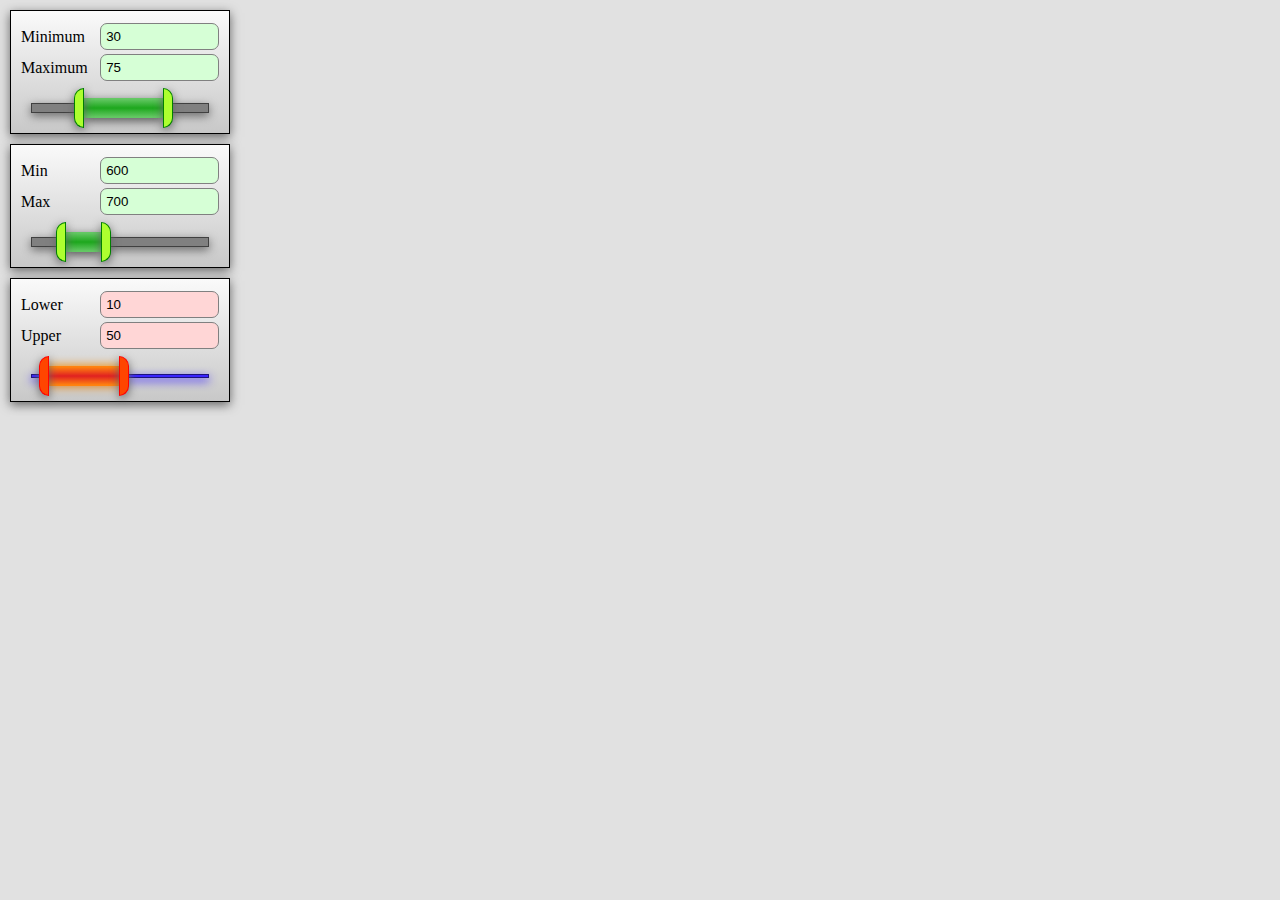
<file: dual-slider/index.html>
<!DOCTYPE html>
<html lang="en">

<head>
  <link rel="stylesheet" href="css/style.css">
  <meta charset="UTF-8">
  <meta http-equiv="X-UA-Compatible" content="IE=edge">
  <meta name="viewport" content="width=device-width, initial-scale=1.0, user-scalable=no">
  <title>Slider</title>
</head>

<body>
  <div class="wrapper">
    <div class="content">
      <form action="">
        <div class="dual-slider" data-min="0" data-max="100" data-lower="30" data-upper="75" data-min-label="Minimum"
          data-max-label="Maximum" data-name="range1"></div>
        <div class="dual-slider" data-min="500" data-max="1000" data-lower="600" data-upper="700" data-min-label="Min"
          data-max-label="Max" data-name="range2"></div>
        <div class="dual-slider slider-red" data-min="0" data-max="100" data-lower="10" data-upper="50"
          data-min-label="Lower" data-max-label="Upper" data-name="range3"></div>
      </form>
    </div>
  </div>
  <script src="js/dual-slider.js"></script>
</body>

</html>
</file>
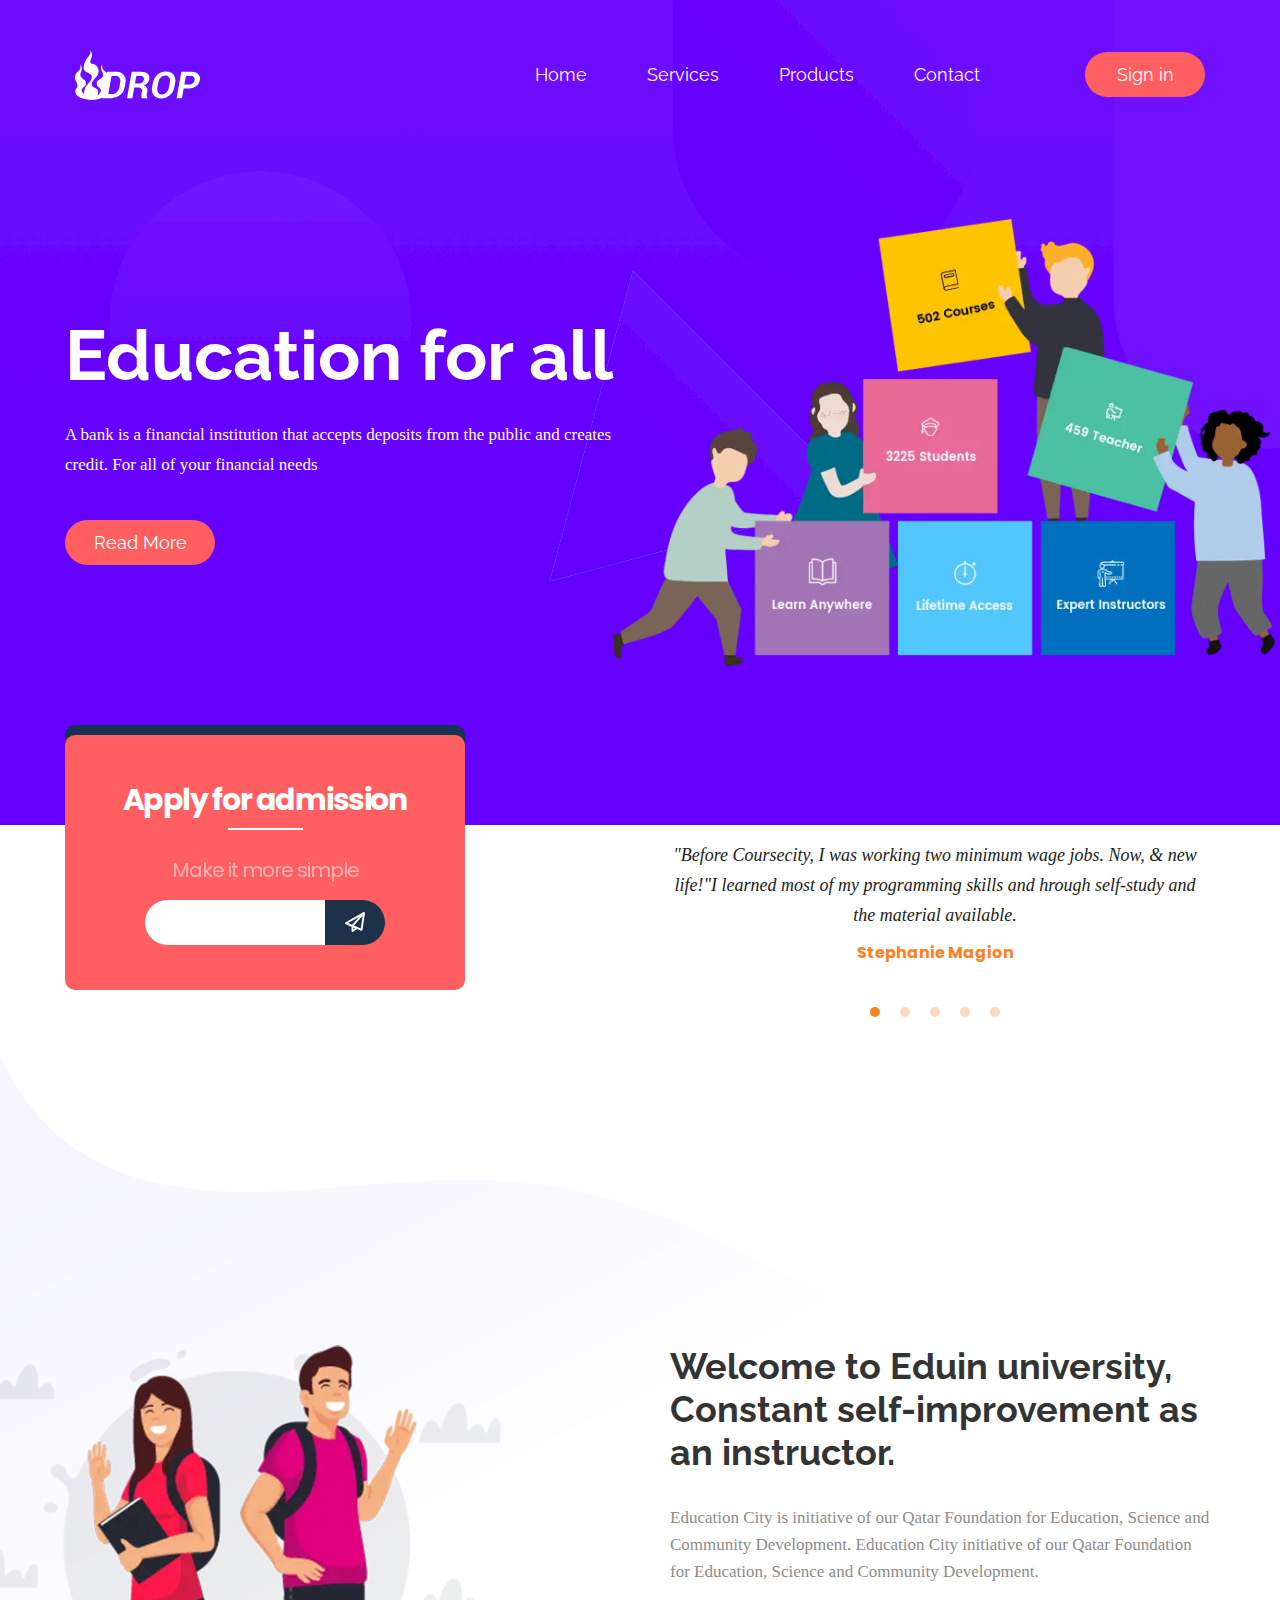
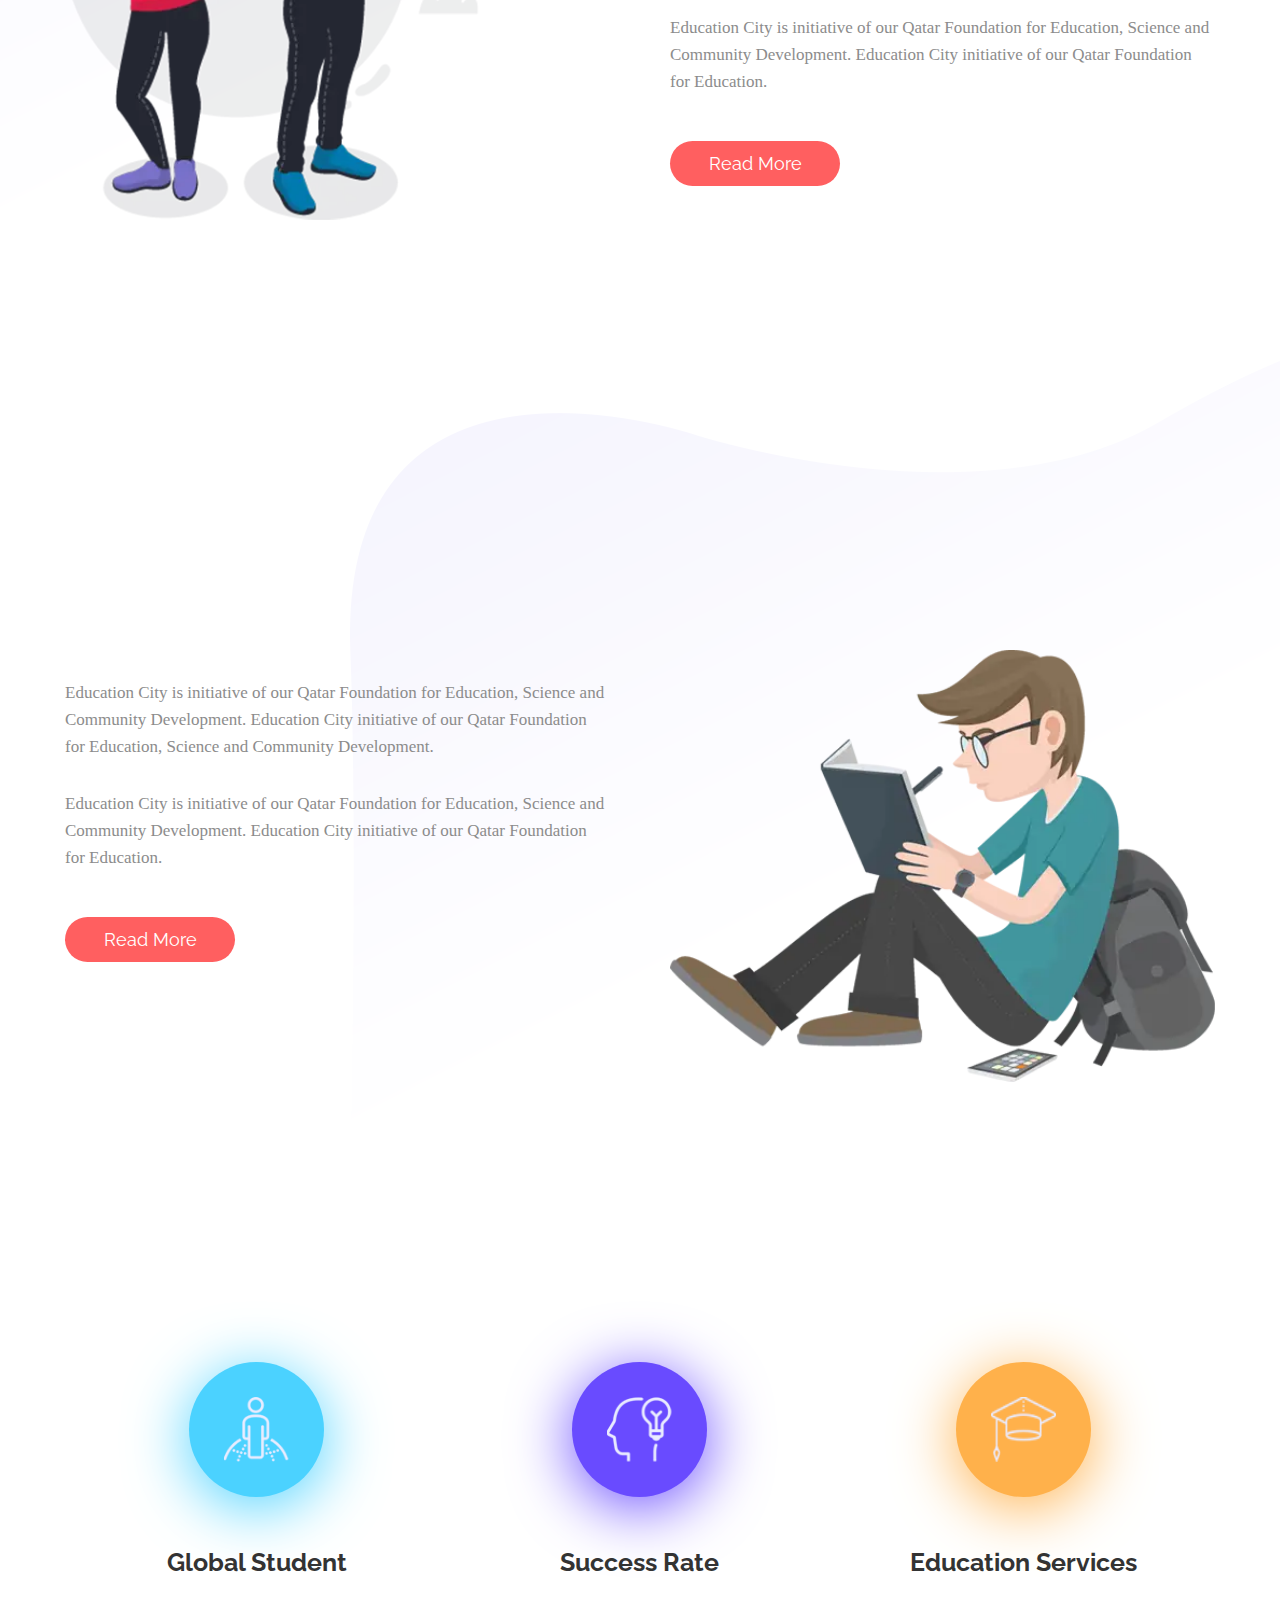
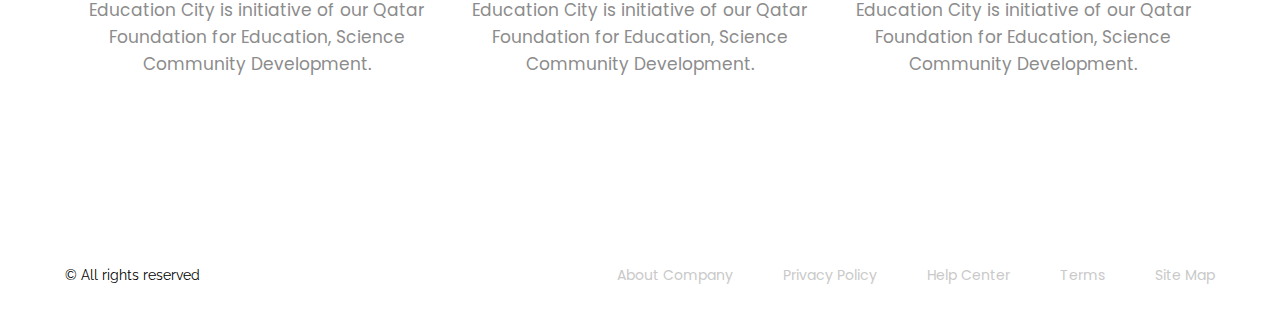
<file: Education/index.html>
<!DOCTYPE html><html lang="en"><head>  <link rel="preconnect" href="https://fonts.googleapis.com">  <link rel="preconnect" href="https://fonts.gstatic.com" crossorigin>  <link href="https://fonts.googleapis.com/css2?family=Poppins:wght@400;700&family=Raleway:wght@400;500&display=swap"    rel="stylesheet">  <meta charset="UTF-8">  <meta http-equiv="X-UA-Compatible" content="IE=edge">  <meta name="viewport" content="width=device-width, initial-scale=1.0, user-scalable=no">  <title>Gulp</title>  <link rel="stylesheet" href="css/style.min.css"></head><body>  <div class="wrapper">    <div class="content">      <header class="header">  <div class="container">    <div class="mobile-menu__list"></div>    <div class="header-content">      <div class="mobile-menu__icon">        <span></span>        <span></span>        <span></span>      </div>      <a href="" class="header-logo"><picture><source srcset="img/logo.svg" type="image/webp"><img src="img/logo.svg" alt=""></picture></a>      <nav class="header-menu">        <ul class="header-menu__list">          <li><a href="" class="header-menu__item">Home</a></li>          <li><a href="" class="header-menu__item">Services</a></li>          <li><a href="" class="header-menu__item">Products</a></li>          <li><a href="" class="header-menu__item">Contact</a></li>        </ul>      </nav>      <a href="" class="header__signin btn">Sign in</a>    </div>  </div></header>      <main class="main">        <section class="education">          <div class="container">            <div class="education-block">              <div class="education-block__content">                <h1 class="education-block__title">Education for all</h1>                <p class="education-block__text">A bank is a financial institution that accepts deposits from the                  public and creates credit. For all of your financial needs </p>                <a href="" class="education-content__button btn">Read More</a>              </div>              <div class="education-block__image">                <picture><source srcset="img/build.webp" type="image/webp"><img src="img/build.png" alt="education building"></picture>              </div>            </div>          </div>        </section>        <section class="mail">          <div class="container">            <div class="mail__content">              <form action="" class="mail__form">                <h2 class="mail-form__title">Apply for admission</h2>                <p class="mail-form__text">Make it more simple</p>                <label for="email" class="visually-hidden">Enter your email</label>                <div class="mail-form__send">                  <input type="email" name="email" id="email">                  <button type="submit"><picture><source srcset="img/icons/send.svg" type="image/webp"><img src="img/icons/send.svg" alt=""></picture></button>                </div>              </form>              <div class="mail__slogan">                <div class="mail-slogan__slider">                  <div class="mail-slogan__slide">                    <p class="mail-slogan__text">"Before Coursecity, I was working two minimum wage jobs. Now, & new                      life!"I learned most of my programming skills and                      hrough self-study and the material available.</p>                    <span class="mail-slogan__author">Stephanie Magion</span>                  </div>                  <div class="mail-slogan__slide">                    <p class="mail-slogan__text">Lorem ipsum dolor sit amet consectetur, adipisicing elit. Praesentium                      ipsum autem quod, sed corporis, accusantium reiciendis atque iste mollitia, veritatis quam                      dolorem! Doloremque.</p>                    <span class="mail-slogan__author">Stephanie Magion</span>                  </div>                  <div class="mail-slogan__slide">                    <p class="mail-slogan__text">Lorem ipsum, dolor sit amet consectetur adipisicing elit. Earum sunt                      enim animi ea molestias odit quia a, in reiciendis suscipit.</p>                    <span class="mail-slogan__author">Stephanie Magion</span>                  </div>                  <div class="mail-slogan__slide">                    <p class="mail-slogan__text">"Before Coursecity, I was working two minimum wage jobs. Now, & new                      life!"I learned most of my programming skills and                      hrough self-study and the material available.</p>                    <span class="mail-slogan__author">Stephanie Magion</span>                  </div>                  <div class="mail-slogan__slide">                    <p class="mail-slogan__text">Nihil et unde, temporibus autem illum voluptatibus laboriosam                      voluptatum accusamus animi nostrum sunt placeat dicta? Accusantium aliquam nulla corporis mollitia                      autem.</p>                    <span class="mail-slogan__author">Stephanie Magion</span>                  </div>                </div>              </div>            </div>          </div>        </section>        <section class="welcome">          <div class="container">            <div class="welcome-block">              <div class="welcome-block__image">                <picture><source srcset="img/people.webp" type="image/webp"><img src="img/people.png" alt="welcome"></picture>              </div>              <div class="welcome-block__content">                <h2 class="welcome-block__title">Welcome to Eduin university,                  Constant self-improvement                  as an instructor.</h2>                <p class="welcome-block__text">Education City is initiative of our Qatar Foundation for Education,                  Science and Community Development. Education City initiative of our Qatar Foundation for Education,                  Science and Community Development.</p>                <p class="welcome-block__text">                  Education City is initiative of our Qatar Foundation for Education, Science and Community Development.                  Education City initiative of our Qatar Foundation for Education.</p>                <a href="" class="welcome-content__button btn">Read More</a>              </div>            </div>          </div>        </section>        <section class="welcome-second">          <div class="container">            <div class="welcome-block welcome-block--alt">              <div class="welcome-block__image--alt">                <picture><source srcset="img/sitting.webp" type="image/webp"><img src="img/sitting.png" alt="welcome"></picture>              </div>              <div class="welcome-block__content">                <p class="welcome-block__text">Education City is initiative of our Qatar Foundation for Education,                  Science and Community Development. Education City initiative of our Qatar Foundation for Education,                  Science and Community Development.</p>                <p class="welcome-block__text">                  Education City is initiative of our Qatar Foundation for Education, Science and Community Development.                  Education City initiative of our Qatar Foundation for Education.</p>                <a href="" class="welcome-content__button btn">Read More</a>              </div>            </div>          </div>        </section>        <section class="features">          <div class="container">            <div class="features-block">              <div class="features__item">                <div class="features-item__image features-item__image--1">                  <picture><source srcset="img/icons/global-citizen-100.webp" type="image/webp"><img src="img/icons/global-citizen-100.png" alt="welcome"></picture>                </div>                <h2 class="features-item__title">Global Student</h2>                <p class="features-item__text">Education City is initiative of our Qatar Foundation for Education,                  Science Community Development. </p>              </div>              <div class="features__item">                <div class="features-item__image features-item__image--2">                  <picture><source srcset="img/icons/brainstorm-skill-100.webp" type="image/webp"><img src="img/icons/brainstorm-skill-100.png" alt="welcome"></picture>                </div>                <h2 class="features-item__title">Success Rate</h2>                <p class="features-item__text">Education City is initiative of our Qatar Foundation for Education,                  Science Community Development. </p>              </div>              <div class="features__item">                <div class="features-item__image features-item__image--3">                  <picture><source srcset="img/icons/graduation-cap-80.webp" type="image/webp"><img src="img/icons/graduation-cap-80.png" alt="welcome"></picture>                </div>                <h2 class="features-item__title">Education Services</h2>                <p class="features-item__text">Education City is initiative of our Qatar Foundation for Education,                  Science Community Development. </p>              </div>            </div>          </div>        </section>      </main>      <footer class="footer">  <div class="container">    <div class="footer__content">      <div class="footer__copyright">&copy; All rights reserved</div>      <ul class="footer__menu">        <li><a href="" class="footer__item">About Company</a></li>        <li><a href="" class="footer__item">Privacy Policy</a></li>        <li><a href="" class="footer__item">Help Center</a></li>        <li><a href="" class="footer__item">Terms</a></li>        <li><a href="" class="footer__item">Site Map</a></li>      </ul>    </div>  </div></footer>    </div>  </div>  <script src="https://code.jquery.com/jquery-3.4.1.min.js"></script>  <script src="js/slick.min.js"></script>  <script src="js/script.min.js"></script></body></html>
</file>
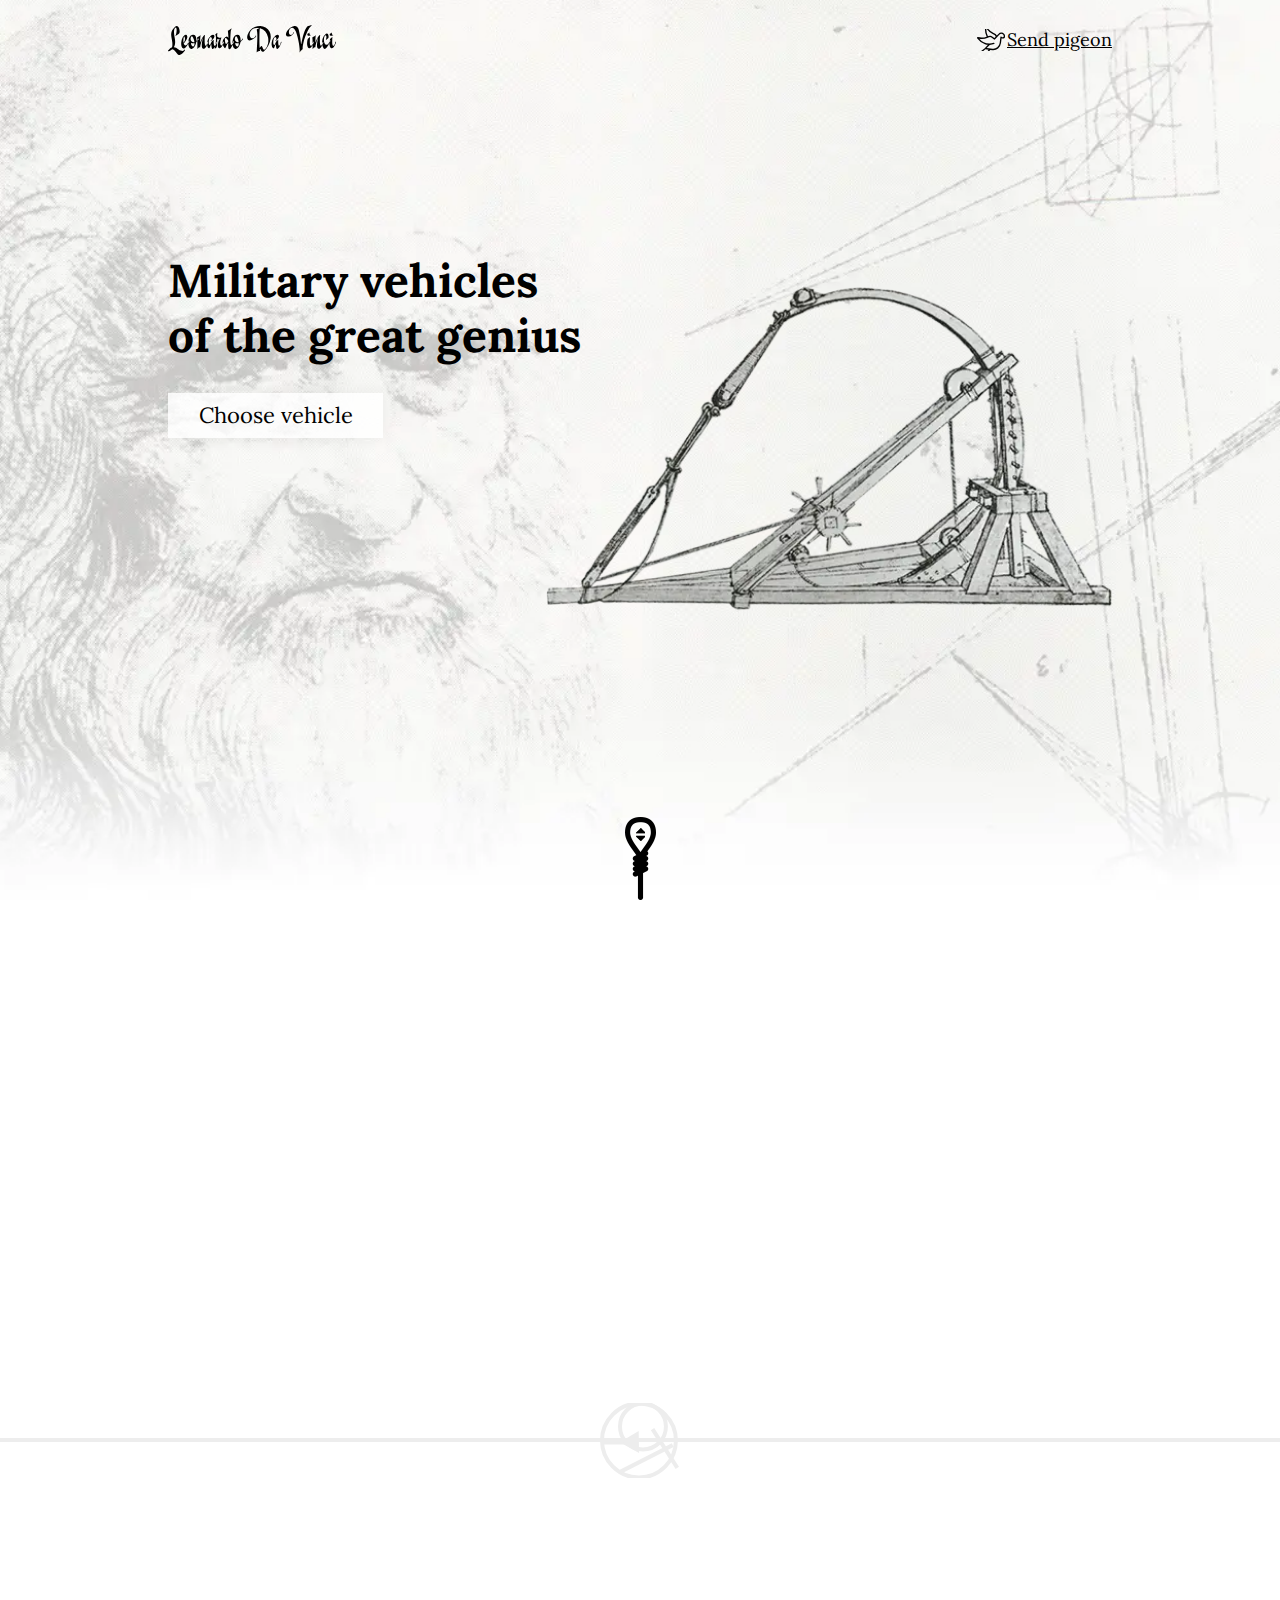
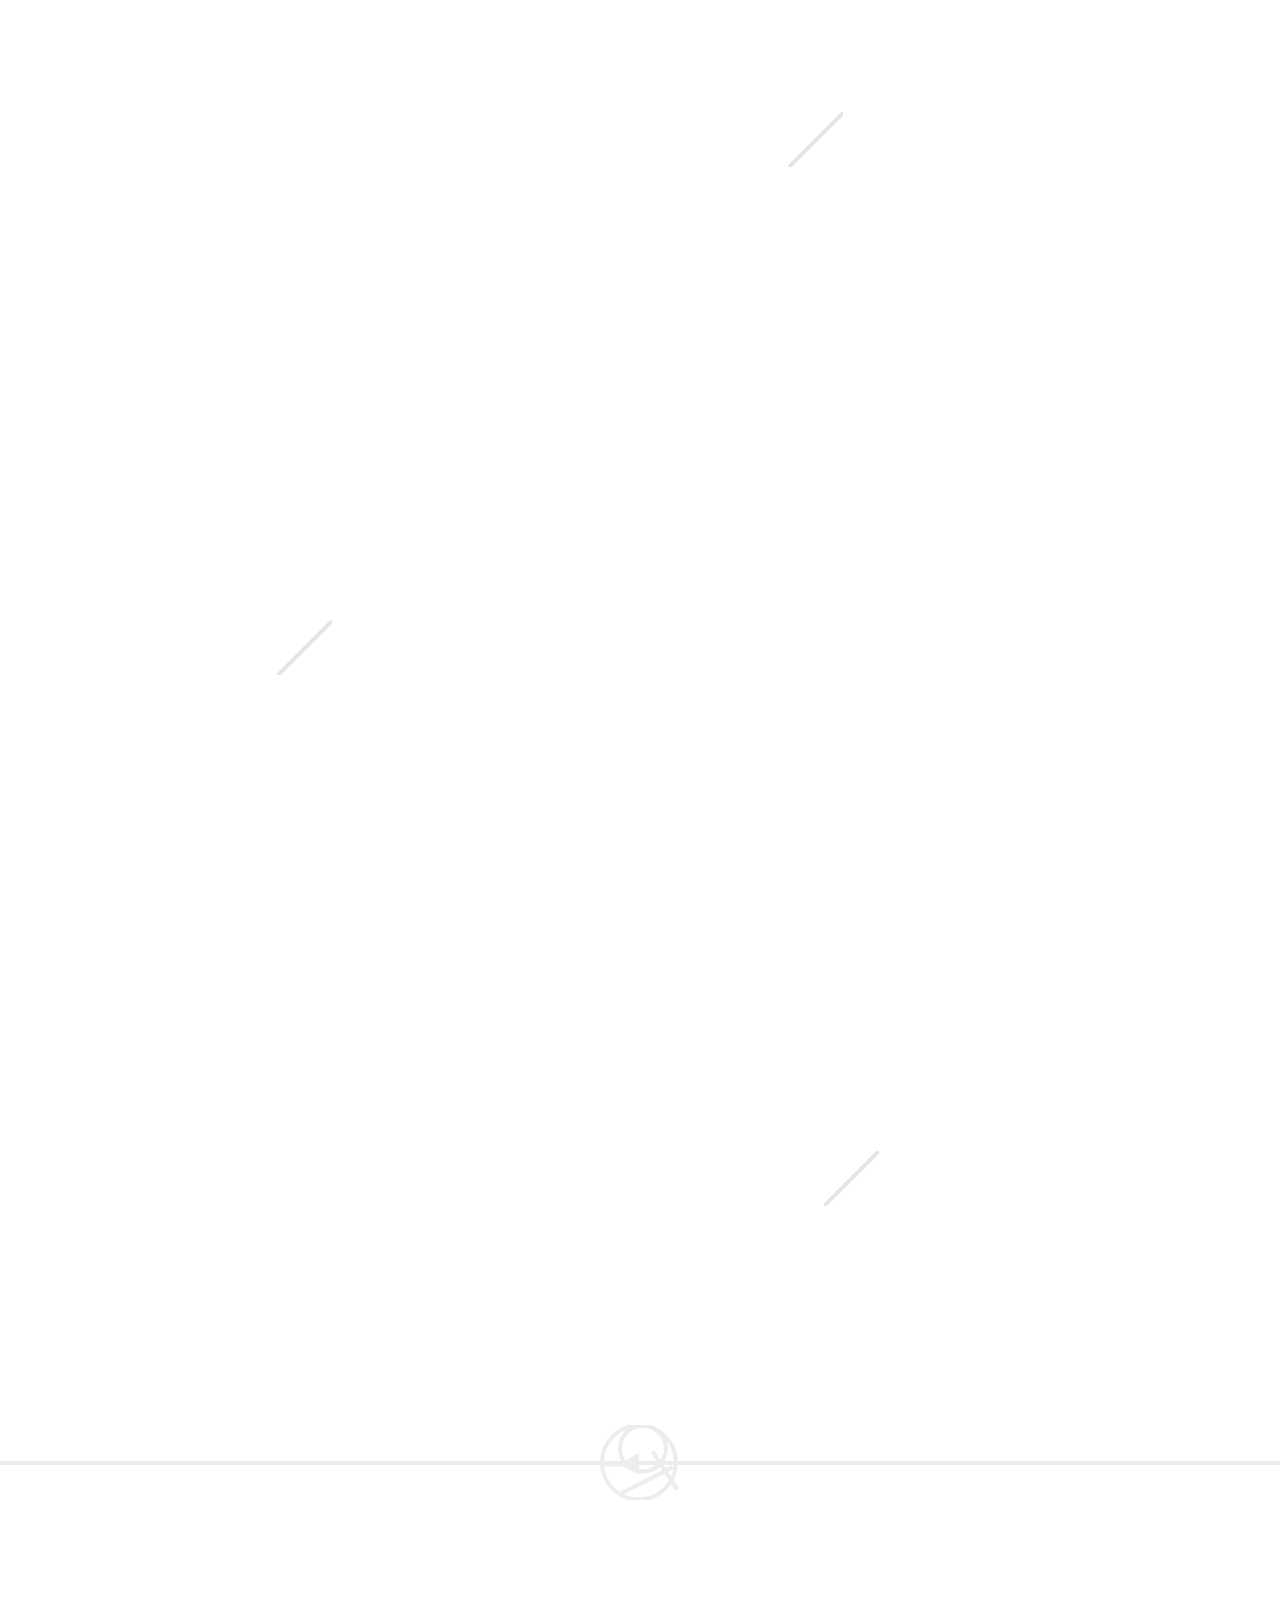
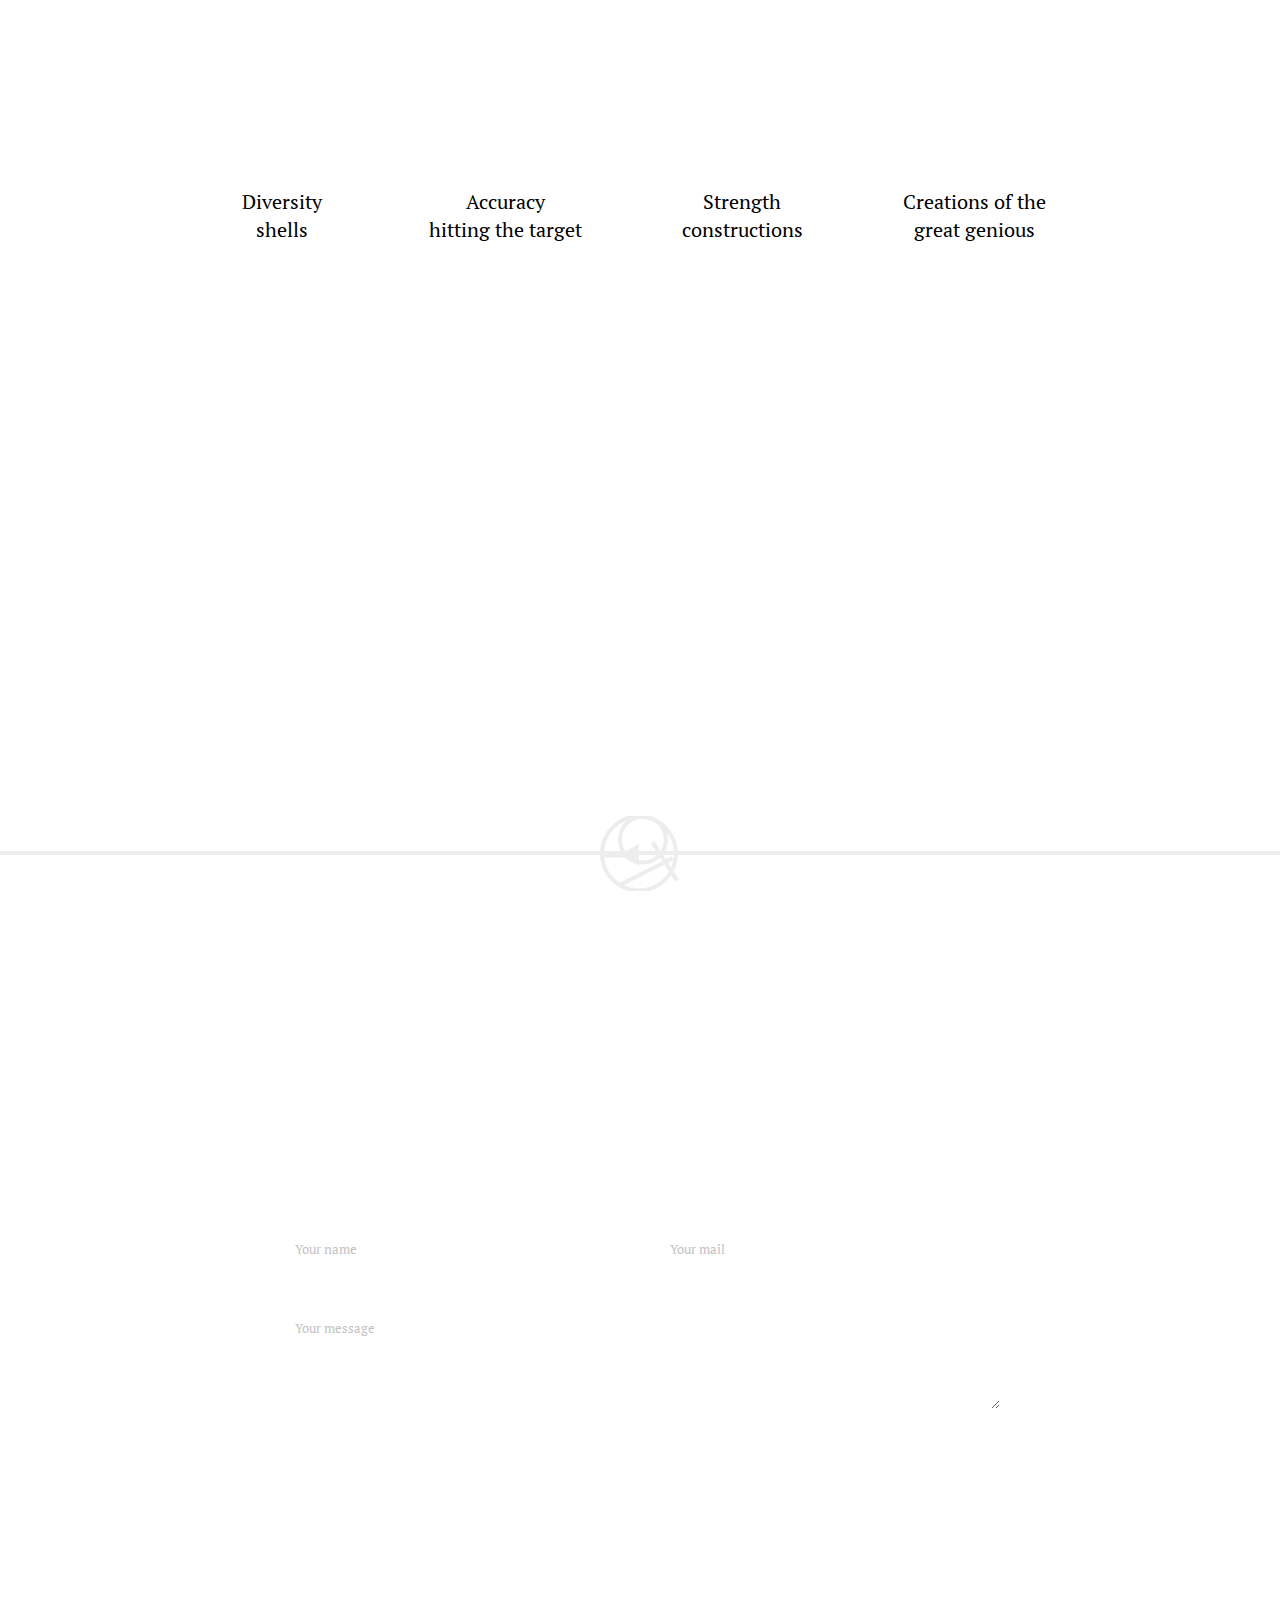
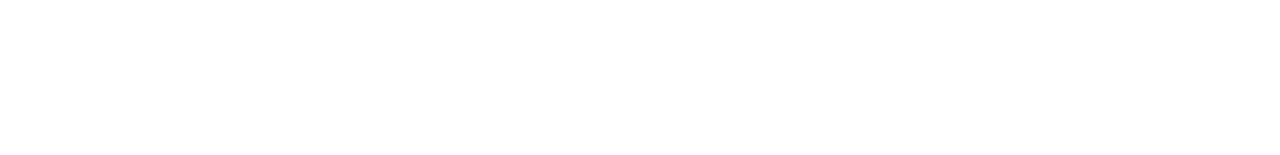
<file: Leonardo/index.html>
<!DOCTYPE html><html lang="en"><head>  <meta charset="UTF-8">  <meta http-equiv="X-UA-Compatible" content="IE=edge">  <meta name="viewport" content="width=device-width, initial-scale=1.0 user-scalable=no">  <title>Leonardo da Vinci</title>  <link rel="stylesheet" href="css/style.min.css">  <link rel="preconnect" href="https://fonts.googleapis.com">  <link rel="preconnect" href="https://fonts.gstatic.com" crossorigin>  <link href="https://fonts.googleapis.com/css2?family=Lora:wght@400;700&family=PT+Serif:wght@400;700&display=swap"    rel="stylesheet"></head><body>  <header class="header">  <div class="container">    <div class="header-content">      <div class="header-content__logo"><picture><source srcset="img/logo.svg" type="image/webp"><img src="img/logo.svg" alt="Leonardo"></picture></div>      <a href="" class="header-content__link link">Send pigeon</a>    </div>  </div></header>  <main class="main">    <section class="main-top">      <div class="container">        <div class="main-top__fullscreen fullscreen">          <div class="main-top__content">            <h1 class="main-top__title scroll-anim">Military vehicles of the great genius</h1>            <a href="" class="main-top__button btn scroll-anim">Choose vehicle</a>          </div>          <div class="main-top__img scroll-anim">            <div class="main-top-img__content">              <picture><source srcset="img/catapult.webp" type="image/webp"><img src="img/catapult.png" alt=""></picture>            </div>          </div>          <div class="main-top__scroll">            <picture><source srcset="img/icons/scrolldown.webp" type="image/webp"><img src="img/icons/scrolldown.png" alt=""></picture>          </div>        </div>      </div>    </section>    <section class="description">      <div class="container">        <div class="description__content">          <h2 class="description__title  scroll-anim">            Leonardo da Vinci          </h2>          <div class="description__text">            <p class="scroll-anim">              Leonardo da Vinci or simply Leonardo, was an Italian polymath of the Renaissance whose areas of interest              included invention, drawing, painting, sculpting, architecture, science, music, mathematics, engineering,              literature, anatomy, geology, astronomy, botany, writing, history, and cartography. He has been variously              called the father of palaeontology, ichnology, and architecture, and he is widely considered one of the              greatest painters of all time.            </p>            <p class="scroll-anim">              Leonardo is revered for his technological ingenuity. He conceptualised flying machines, a type of armoured              fighting vehicle, concentrated solar power, an adding machine, and the double hull.            </p>            <p class="scroll-anim">              The <a href="" class="description__link link">catalog</a> presents the most successful of his military              inventions.            </p>          </div>        </div>      </div>    </section>    <div class="delimiter">      <div class="delimiter__line"></div>    </div>    <section class="machines">      <div class="container">        <div class="machines__item">          <div class="machines__img scroll-anim">            <div class="machines-img__content">              <picture><source srcset="img/cannon.webp" type="image/webp"><img src="img/cannon.png" alt=""></picture>            </div>          </div>          <div class="machines__content">            <h2 class="machines__title scroll-anim">Rapid weapon</h2>            <p class="machines__text scroll-anim">Leonardo paid much attention to the design of automatic firearms. To              increase the              power and speed of fire, he fanned out a multitude of trunks.</p>            <div class="machines__features scroll-anim">              <div class="machines__feature">                <p class="machines-feature__name">Amount of trunks</p>                <p class="machines-feature__value">10</p>              </div>              <div class="machines-features__delimiter">                <span class="delimiter-line"></span>              </div>              <div class="machines__feature">                <p class="machines-feature__name">Defeat range</p>                <p class="machines-feature__value">150m</p>              </div>            </div>            <a href="" class="machines__button btn scroll-anim">Buy product</a>          </div>        </div>        <div class="machines__item">          <div class="machines__img scroll-anim">            <div class="machines-img__content">              <picture><source srcset="img/tank.webp" type="image/webp"><img src="img/tank.png" alt=""></picture>            </div>          </div>          <div class="machines__content">            <h2 class="machines__title scroll-anim">Armored van</h2>            <p class="machines__text scroll-anim">Leonardo da Vinci designed a heavy turtle-shaped van, armed with              cannons and              armored armor. The movement of this platform is carried out by 8 people using a gearbox connected to the              wheels.</p>            <div class="machines__features scroll-anim">              <div class="machines__feature">                <p class="machines-feature__name">Amount of trunks</p>                <p class="machines-feature__value">8</p>              </div>              <div class="machines-features__delimiter">                <span class="delimiter-line"></span>              </div>              <div class="machines__feature">                <p class="machines-feature__name">Defeat range</p>                <p class="machines-feature__value">100m</p>              </div>            </div>            <a href="" class="machines__button btn scroll-anim">Buy product</a>          </div>        </div>        <div class="machines__item">          <div class="machines__img scroll-anim">            <div class="machines-img__content">              <picture><source srcset="img/catapult2.webp" type="image/webp"><img src="img/catapult2.png" alt=""></picture>            </div>          </div>          <div class="machines__content">            <h2 class="machines__title scroll-anim">Winch catapult</h2>            <p class="machines__text scroll-anim">The catapult has a flexible shoulder, bending backwards using a hand              winch, as              well as a bucket, where a stone is thrown along the ladder. A group of such catapults hitting the enemy at              the same time can provide excellent protection.</p>            <div class="machines__features scroll-anim">              <div class="machines__feature">                <p class="machines-feature__name">Weight of projectile</p>                <p class="machines-feature__value">26kg</p>              </div>              <div class="machines-features__delimiter">                <span class="delimiter-line"></span>              </div>              <div class="machines__feature">                <p class="machines-feature__name">Defeat range</p>                <p class="machines-feature__value">300m</p>              </div>            </div>            <a href="" class="machines__button btn scroll-anim">Buy product</a>          </div>        </div>      </div>    </section>    <div class="delimiter">      <div class="delimiter__line"></div>    </div>    <section class="advantages">      <div class="container">        <h2 class="advantages__title title scroll-anim">          Advantages of technology        </h2>        <div class="advantages-list">          <div class="advantages__item">            <div class="advantages__image scroll-anim">              <picture><source srcset="img/icons/weapons.webp" type="image/webp"><img src="img/icons/weapons.png" alt=""></picture>            </div>            <p class="advantages__text scroll-anim">Diversity <br> shells</p>          </div>          <div class="advantages__item">            <div class="advantages__image scroll-anim">              <picture><source srcset="img/icons/target.webp" type="image/webp"><img src="img/icons/target.png" alt=""></picture>            </div>            <p class="advantages__text scroll-anim">Accuracy<br> hitting the target</p>          </div>          <div class="advantages__item">            <div class="advantages__image scroll-anim">              <picture><source srcset="img/icons/shield.webp" type="image/webp"><img src="img/icons/shield.png" alt=""></picture>            </div>            <p class="advantages__text scroll-anim">Strength <br> constructions</p>          </div>          <div class="advantages__item">            <div class="advantages__image scroll-anim">              <picture><source srcset="img/icons/draw.webp" type="image/webp"><img src="img/icons/draw.png" alt=""></picture>            </div>            <p class="advantages__text scroll-anim">Creations of the <br> great genious</p>          </div>        </div>      </div>    </section>    <section class="reviews">      <div class="container">        <h2 class="reviews__title title scroll-anim">          Clients Testimonials        </h2>        <div class="review  scroll-anim">          <div class="review__avatar">            <div class="review-avatar__content"></div>          </div>          <div class="review__content">            <p class="review__text">The weapons of Leonardo proved to be excellent against the Venetian league in the              battle of Fornovo. We used catapults in defense of heights, which allowed us to easily drop the enemy.</p>            <div class="review__author"><span>Alexander VI</span></div>          </div>        </div>      </div>    </section>    <section class="social">      <div class="container">        <div class="social__content scroll-anim">          <a href="" class="social__image">            <picture><source srcset="img/icons/greek.webp" type="image/webp"><img src="img/icons/greek.png" alt="Warrior"></picture>          </a>          <a href="" class="social__image">            <picture><source srcset="img/icons/cross.webp" type="image/webp"><img src="img/icons/cross.png" alt="Christian"></picture>          </a>          <a href="" class="social__image">            <picture><source srcset="img/icons/fashion.webp" type="image/webp"><img src="img/icons/fashion.png" alt="King"></picture>          </a>        </div>      </div>    </section>    <div class="delimiter">      <div class="delimiter__line"></div>    </div>    <section class="send-mail">      <div class="container">        <div class="send-mail__form fullscreen">          <form action="" method="post">            <h2 class="send-mail__title title scroll-anim">Send Pigeon</h2>            <div class="send-mail__name">              <input type="text" name="customer" required placeholder="Your name">            </div>            <div class="send-mail__mail">              <input type="text" name="address" required placeholder="Your mail">            </div>            <div class="send-mail__message">              <textarea name="message" id="" required placeholder="Your message"></textarea>            </div>            <div class="send-mail__send scroll-anim">              <button type="submit" class="btn">Send</button>            </div>          </form>        </div>      </div>    </section>  </main>  <script src="https://code.jquery.com/jquery-3.4.1.min.js"></script>  <script src="js/script.min.js"></script></body></html>
</file>
<file: dual-slider/css/style.css>
*,
*::before,
*::after {
  padding: 0;
  margin: 0;
  box-sizing: border-box;
  outline: none;
}
body {
  background-color: rgb(225, 225, 225);
}
.content {
  max-width: 1440px;
  margin: 0 auto;
}
.dual-slider {
  margin: 10px;
  border: 1px solid black;
  padding: 10px;
  width: 220px;
  height: 124px;
  position: relative;
  display: flex;
  flex-wrap: wrap;
  box-shadow: 0 3px 10px #666;
  background: linear-gradient(to bottom, rgb(250, 250, 250), rgb(200, 200, 200));
}
.dual-slider__label {
  display: flex;
  align-items: center;
  width: 100%;
  margin: 2px 0;
}
.dual-slider__text {
  flex: 0 0 40%;
}
.dual-slider__input {
  border-radius: 7px;
  background-color: rgb(214, 255, 214);
  min-width: 0;
  padding: 5px;
  flex: 0 0 60%;
  border: 1px solid gray;
  transition: box-shadow 0.3s ease 0s;
}
.dual-slider__input:focus {
  box-shadow: 0 0 5px 1px #666;
}
.dual-slider__graphic {
  flex: 0 0 100%;
  height: 50px;
  position: relative;
}
.dual-slider__range {
  position: absolute;
  top: 20px;
  width: calc(100% - 20px);
  height: 10px;
  margin: 0 10px;
  border: 1px solid rgba(0, 0, 0, 0.5);
  background-color: gray;
  box-shadow: 0 3px 10px #666;
  z-index: 2;
}
.dual-slider__fill {
  position: absolute;
  top: 15px;
  left: 30px;
  width: 100px;
  height: 20px;
  border: 1px solid rgb(100, 200, 100);
  border-left: 0;
  border-right: 0;
  background: linear-gradient(to bottom, rgb(100, 200, 100) 0%, rgb(29, 167, 29), rgb(100, 200, 100) 100%);
  box-shadow: 0 3px 10px #666;
  z-index: 3;
}
.dual-slider__handler {
  position: absolute;
  top: 5px;
  width: 10px;
  height: 40px;
  border: 1px solid green;
  background-color: greenyellow;
  cursor: pointer;
  box-shadow: 0 3px 10px #666;
  z-index: 3;
  transition: box-shadow 0.3s ease 0s;
}
.dual-slider__handler:focus {
  box-shadow: 0 3px 10px #666, 0 0 5px 2px #666;
}
.dual-slider__handler--left {
  left: 20px;
  border-radius: 10px 0 0 10px;
  transform: translate(-100%, 0);
}
.dual-slider__handler--right {
  left: 130px;
  border-radius: 0 10px 10px 0;
}

.slider-red .dual-slider__fill {
  border-color: rgb(255, 131, 15);
  background: linear-gradient(to bottom, rgb(255, 131, 15) 0%, rgb(224, 33, 33), rgb(255, 131, 15) 100%);
  box-shadow: 0 0 10px 1px rgb(240, 148, 28);
}
.slider-red .dual-slider__handler {
  border: 1px solid red;
  background-color: orangered;
}
.slider-red .dual-slider__range {
  position: absolute;
  top: 23px;
  height: 4px;
  border: 1px solid rgba(0, 0, 0, 0.5);
  background-color: rgb(58, 36, 255);
  box-shadow: 0 3px 10px rgb(58, 36, 255);
  z-index: 2;
}
.slider-red .dual-slider__input {
  background-color: rgb(255, 214, 214);
}
</file>
<file: Education/css/style.min.css>
@charset "UTF-8";*{padding:0;margin:0;border:0}*,:after,:before{box-sizing:border-box}:active,:focus{outline:0}a:active,a:focus{outline:0}aside,footer,header,nav{display:block}body,html{height:100%;width:100%;font-size:100%;line-height:1;font-size:14px;-ms-text-size-adjust:100%;-moz-text-size-adjust:100%;-webkit-text-size-adjust:100%}button,input,textarea{font-family:inherit}input::-ms-clear{display:none}button{cursor:pointer}button::-moz-focus-inner{padding:0;border:0}a,a:visited{text-decoration:none}a:hover{text-decoration:none}ul li{list-style:none}img{vertical-align:top}h1,h2,h3,h4,h5,h6{font-size:inherit;font-weight:inherit}.btn{display:block;height:45px;line-height:45px;border-radius:22.5px;text-align:center;background-color:#ff5f60;font-size:18px;color:#fff}.mobile-menu{display:none}body.lock{overflow:hidden}.visually-hidden{position:absolute!important;clip:rect(1px 1px 1px 1px);clip:rect(1px,1px,1px,1px);padding:0!important;border:0!important;height:1px!important;width:1px!important;overflow:hidden}.mail-slogan__slide{text-align:center;opacity:1;transition:all .5s ease 0s;max-height:100%;height:150px}.mail-slogan__slide.slick-center{text-align:center;opacity:1}.mail-slogan__slider{position:relative;padding:0;width:100%;height:200px;min-width:0}.mail-slogan__slider .slick-dots{display:flex;justify-content:center;align-items:center;padding:10px}.mail-slogan__slider .slick-dots li{list-style:none;margin:0 10px}.mail-slogan__slider .slick-dots li.slick-active button{width:10px;height:10px;opacity:1}.mail-slogan__slider .slick-dots button{font-size:0;padding:0;margin:0;width:10px;height:10px;background-color:#fb8122;border-radius:50%;opacity:.3;transition:all .5s ease 0s}.slick-list{overflow:hidden}.slick-track{display:flex;align-items:flex-start}body{background-color:#fff;font-family:Raleway,sans-serif}.container{max-width:1170px;padding:0 10px;margin:0 auto}.header-content{padding:50px 10px 0 10px;display:flex;justify-content:flex-end;align-items:center}.header-logo{margin:0 auto 0 0}.header-logo img{max-width:100%}.header-menu{margin:0 105px 0 0}.header-menu__list{display:flex;margin:0 -30px}.header-menu__list li{padding:0 30px}.header-menu__item{font-size:18px;color:#fff;text-align:center}.header{min-height:50px}.header__signin{width:120px}.education{margin:-100px 0 0 0;padding:100px 0 0 0;background:#6500ff url(../img/bg.svg) center top no-repeat;overflow:hidden;background-size:cover}.education-block{padding:100px 0 140px 0;display:flex;align-items:center}.education-block__content{flex:1 0 46%;padding:120px 0 120px 0}.education-block__title{white-space:nowrap;margin:0 0 30px 0;font-size:70px;font-weight:700;color:#fff}.education-block__text{margin:0 0 40px 0;font-size:17px;font-family:"Open Sans";color:#fff;line-height:1.765}.education-block__image{flex:1 1 54%}.education-block__image img{margin:0 -10% 0 0;width:110%;max-height:100%}.education-content__button{width:150px}.mail__content{display:flex;justify-content:space-between;align-items:flex-start}.mail__form{flex:0 0 400px;margin:-90px 0 0 0;padding:50px 40px;border-radius:10px;height:255px;background-color:#ff5f60;box-shadow:0 -10px 0 #183251}.mail__slogan{flex:0 1 560px;padding:15px;overflow:hidden}.mail-form__title{text-align:center;font-size:30px;letter-spacing:-1.5px;font-weight:700;position:relative;font-family:Poppins,sans-serif;color:#fff;padding:0 0 15px 0}.mail-form__title:after{content:"";position:absolute;bottom:0;left:calc(50% - 37.5px);width:75px;height:2px;background-color:#fff}.mail-form__text{margin:30px 0 20px 0;text-align:center;font-size:20px;opacity:.5;letter-spacing:-1px;font-weight:400;font-family:Poppins,sans-serif;color:#fff}.mail-form__send{width:240px;max-width:100%;margin:0 auto;display:flex}.mail-form__send input{flex:1 0;border-radius:22.5px 0 0 22.5px}.mail-form__send button{width:60px;height:45px;background-color:#1f3148;border-radius:0 22.5px 22.5px 0}.mail-form__send button img{filter:invert(100%);width:20px;height:20px}.mail-slogan__text{text-align:center;font-size:18px;font-family:"Open Sans";color:#222;font-style:italic;line-height:30px;margin:0 0 15px 0}.mail-slogan__author{display:block;text-align:center;font-size:16px;font-family:Poppins;color:#fb8122;font-weight:700}.no-webp .welcome{background:#fff url("../img/Shape 1.png") left top no-repeat}.welcome{overflow:hidden;background-size:cover}.no-webp .welcome-second{background:#fff url("../img/Shape 2.png") right top no-repeat}.welcome-second{overflow:hidden;background-size:cover}.welcome-block{padding:290px 0 140px 0;display:flex;margin:0 -30px}.welcome-block--alt{flex-direction:row-reverse}.welcome-block__image{padding:0 30px;flex:0 0 50%}.welcome-block__image img{margin:0 0 0 -20%;width:100%;max-height:100%}.welcome-block__image--alt{padding:0 30px;flex:0 0 50%}.welcome-block__image--alt img{margin:0 -10% 0 0;width:100%;max-height:100%}.welcome-block__content{flex:0 0 50%;padding:0 30px}.welcome-block__title{font-size:36px;font-family:Raleway;color:#333;font-weight:700;line-height:1.2;text-align:left}.welcome-block__text{font-size:17px;font-family:"Open Sans";color:#8c8c8c;line-height:1.588;text-align:left;margin:30px 0 0 0}.welcome-content__button{width:170px;margin:45px 0 0 0}.features{margin:120px 0}.features__item{flex:0 0 33.333%;padding:20px;display:flex;flex-direction:column}.features-block{display:flex}.features-item__image{width:135px;height:135px;padding:35px;margin:0 auto 50px;border-radius:50%}.features-item__image--1{background-color:#4bd2ff;box-shadow:0 10px 62px 0 #4bd2ff}.features-item__image--2{background-color:#694bff;box-shadow:0 10px 62px 0 #694bff}.features-item__image--3{background-color:#ffb14b;box-shadow:0 10px 62px 0 #ffb14b}.features-item__image img{width:100%;height:100%}.features-item__title{flex-grow:1;font-size:25px;font-family:Raleway;color:#333;font-weight:700;line-height:1.2;text-align:center;margin:0 0 20px 0}.features-item__text{font-size:17px;font-family:Poppins;color:#8c8c8c;line-height:1.588;text-align:center}.footer{width:100%;padding:50px 0}.footer__content{display:flex;align-content:space-between}.footer__copyright{flex-grow:1}.footer__menu{display:flex;order:1;margin:0 -25px}.footer__menu li{padding:0 25px}.footer__item{font-size:14px;font-family:Poppins;color:#c9c9c9}@media (max-width:850px){.header-menu__list{margin:0 -15px}.header-menu__list li{padding:0 15px}}@media (max-width:767px){.header-menu{margin:0 30px 0 0}.education-block{display:block}.education-block__content{width:100%;padding:30px}.education-block__title{white-space:normal;font-size:50px}.education-block__image img{width:100%;padding:30px}.welcome-block{display:block;padding:90px 0 40px 0}.welcome-block__image img{width:100%;margin:0;padding:30px}.welcome-block__image--alt img{width:100%;margin:0;padding:30px}.features{margin:30px 0}.features__item{flex:0 0 50%}.features-block{flex-wrap:wrap}.footer__content{flex-direction:column;align-content:space-between;text-align:center}.footer__copyright{padding:10px 0;order:2}.footer__menu{flex-direction:column;margin:0}.footer__menu li{padding:10px 0;align-content:space-between}}@media (max-width:700px){.mobile-menu__icon{flex:0 0 40px;height:40px;display:flex;flex-direction:column;justify-content:space-between}.mobile-menu__icon span{width:100%;height:5px;border-radius:2px;background-color:#fff;transition:all .5s ease 0s}.mobile-menu__icon.active span:nth-child(1){width:141%;transform:translate(-8px,17.5px) rotate(45deg)}.mobile-menu__icon.active span:nth-child(2){width:0%;transform:translate(20px,0)}.mobile-menu__icon.active span:nth-child(3){width:141%;transform:translate(-8px,-17.5px) rotate(-45deg)}.mobile-menu__list{overflow:auto;position:fixed;width:100%;height:100%;top:-100%;left:0;background-color:#6500ff;z-index:5;transition:top .5s ease 0s}.mobile-menu__list.active{top:0}.header-content{justify-content:space-between;position:relative;z-index:6}.header-logo{margin:0}.header-menu{display:none}.header-menu__list{margin:0;display:block;padding:120px 20px 15px 20px}.header-menu__list li{text-align:center;padding:30px 0}.header-menu__list li a{font-size:24px}.mail__content{display:block}.mail-form__send{width:100%}}@media (max-width:370px){.header-logo{display:none}.features-block{display:block}}.webp .welcome{background:#fff url("../img/Shape 1.png") left top no-repeat}.webp .welcome-second{background:#fff url("../img/Shape 2.png") right top no-repeat}
</file>
<file: Leonardo/css/style.min.css>
@charset "UTF-8";*{padding:0;margin:0;border:0}*,:after,:before{box-sizing:border-box}:active,:focus{outline:0}a:active,a:focus{outline:0}aside,footer,header,nav{display:block}body,html{height:100%;width:100%;font-size:100%;line-height:1;font-size:14px;-ms-text-size-adjust:100%;-moz-text-size-adjust:100%;-webkit-text-size-adjust:100%}button,input,textarea{font-family:inherit}input::-ms-clear{display:none}button{cursor:pointer}button::-moz-focus-inner{padding:0;border:0}a,a:visited{text-decoration:none}a:hover{text-decoration:none}ul li{list-style:none}img{vertical-align:top}h1,h2,h3,h4,h5,h6{font-size:inherit;font-weight:inherit}@font-face{font-family:ChristmasScriptC;font-display:swap;src:url(../fonts/ChristmasScriptC.woff) format("woff"),url(../fonts/ChristmasScriptC.woff2) format("woff2");font-weight:400;font-style:normal}body,html{height:100%}.wrapper{min-height:100vh;display:flex;flex-direction:column}.fullscreen{min-height:100vh;display:flex}.fullscreen__body{flex:1 1 auto;width:100%;max-width:1000px;margin:0 auto}.btn{display:block;height:45px;line-height:45px;text-align:center;background-color:rgba(255,255,255,.8);box-shadow:0 0 13.6px 3.4px rgba(0,0,0,.05);color:#000;font-size:22px;font-family:Lora,serif}.btn:focus,.btn:hover{background-color:#eee;box-shadow:0 0 13.6px 3.4px rgba(250,250,200,.25)}.btn:active{background-color:#ddd;box-shadow:0 0 10.6px 5.4px rgba(250,250,200,.25)}.link{display:inline-block;color:#000;text-decoration:underline}.link:focus,.link:hover{-webkit-animation:pulsing 1s ease 0s infinite;animation:pulsing 1s ease 0s infinite}@-webkit-keyframes pulsing{0%{transform:scale(1,1)}50%{transform:scale(1.1,1.1)}100%{transform:scale(1,1)}}@keyframes pulsing{0%{transform:scale(1,1)}50%{transform:scale(1.1,1.1)}100%{transform:scale(1,1)}}.mobile-menu{display:none}body.lock{overflow:hidden}.scroll-anim.description__title,.scroll-anim.machines__text,.scroll-anim.machines__title,.scroll-anim.main-top__title,.scroll-anim.title{opacity:0;transition:opacity 1s ease .3s}.scroll-anim.advantages__image,.scroll-anim.machines__button,.scroll-anim.main-top__button,.scroll-anim.send-mail__send{opacity:0;transform:scale(0);transition:all 1s ease .3s}.scroll-anim.main-top__img .main-top-img__content{transition:all 1s ease .5s;transform:translate(0,100%);opacity:0}.scroll-anim.machines__img .machines-img__content{transition:all 1s ease .5s;transform:translate(0,100%);opacity:0}.scroll-anim .machines-feature__name{transition:all 1s ease .5s;transform:translate(-100%,100%);opacity:0}.scroll-anim .machines-feature__value{transition:all 1s ease .5s;transform:translate(100%,-100%);opacity:0}.scroll-anim.review{transition:all 1s ease .5s;transform:scale(0);opacity:0}.description__text p.scroll-anim{opacity:0;transform:translate(-100%,0);transition:all 1s ease 0s}.scroll-anim.social__content a:nth-child(1){opacity:0;transform:translate(0,200%);transition:all 1s ease 1.2s}.scroll-anim.social__content a:nth-child(2){opacity:0;transform:translate(0,200%);transition:all 1s ease 1.4s}.scroll-anim.social__content a:nth-child(3){opacity:0;transform:translate(0,200%);transition:all 1s ease 1.6s}.scroll-anim__active.social__content a:nth-child(1){opacity:1;transform:translate(0,0)}.scroll-anim__active.social__content a:nth-child(2){opacity:1;transform:translate(0,0)}.scroll-anim__active.social__content a:nth-child(3){opacity:1;transform:translate(0,0)}.description__text p.scroll-anim__active{transform:translate(0,0);opacity:1}.scroll-anim__active.review{transform:scale(1);opacity:1}.scroll-anim__active.machines__img .machines-img__content{transform:translate(0,0);opacity:1}.scroll-anim__active.advantages__image,.scroll-anim__active.machines__button,.scroll-anim__active.main-top__button,.scroll-anim__active.send-mail__send{opacity:1;transform:scale(1)}.scroll-anim__active.description__title,.scroll-anim__active.machines__text,.scroll-anim__active.machines__title,.scroll-anim__active.main-top__title,.scroll-anim__active.title{opacity:1}.scroll-anim__active.main-top__img .main-top-img__content{opacity:1;transform:translate(0,0)}.scroll-anim__active .machines-feature__name,.scroll-anim__active .machines-feature__value{transform:translate(0,0);opacity:1}body{font-family:"PT Serif",serif;font-size:16px;color:#000;line-height:22px;overflow-x:hidden}.header{position:relative;z-index:1;padding:10px;margin:0 0 -80px 0}.container{max-width:944px;margin:0 auto}.header-content{height:60px;display:flex;justify-content:space-between}.header-content__logo{margin:auto 0;max-width:50%}.header-content__link{font-family:Lora,serif;font-size:18px;margin:auto 0;padding:0 0 0 30px;background:url(../img/icons/dove.svg) left center no-repeat}.main-top{position:relative;overflow:hidden;padding:0 10px}.no-webp .main-top::before{background:url(../img/bg.png) center center/cover fixed no-repeat}.main-top::before{content:"";display:block;position:absolute;top:0;left:0;width:100%;height:100%;z-index:-1}.main-top__fullscreen{justify-content:center;align-items:center;flex-wrap:wrap;padding:80px 0 0 0}.main-top__content{flex:0 0 50%;display:flex;flex-direction:column;justify-content:center;gap:30px}.main-top__title{font-size:46px;font-family:Lora,serif;font-weight:700;line-height:1.2;max-width:420px}.main-top__button{max-width:215px}.main-top__img{flex:0 0 50%;align-self:flex-end;margin:auto 0 0}.main-top__img img{width:100%}.main-top__scroll{align-self:flex-end}.main-top-img__content{margin:0 0 0 -20%}.description{margin:100px 0}.description__content{padding:0 10px}.description__title{font-family:ChristmasScriptC;font-size:60px;line-height:60px;text-align:center;margin:0 0 60px 0}.description__text{margin:0 auto;line-height:21px;max-width:750px}.description__text p{margin:25px 0 0 0}.description__text p:first-child{margin:0}.description__text p:first-child::first-letter{font-family:ChristmasScriptC;font-size:40px;float:left;padding:10px 10px 10px 0}.delimiter{height:75px;padding:35.5px 0;margin:-35.5px 0;background:url(../img/icons/something.svg) center no-repeat}.delimiter__line{height:100%;width:100%;background-color:#ededed}.machines{margin:100px 0}.machines__item{display:flex;justify-content:center;align-items:center;padding:80px 10px}.machines__item:first-child{padding:0 0 80px 0}.machines__item:nth-child(2n) .machines__img{order:2;padding:0 0 0 30px}.machines__item:nth-child(2n) .machines__content{order:1;padding:0 30px 0 0}.machines__img{flex:0 0 50%;padding:0 30px 0 0;align-self:flex-end;margin:auto 0 0}.machines__img img{max-height:100vh;width:100%}.machines__content{flex:0 0 50%;padding:0 0 0 30px;overflow:hidden}.machines__title{font-size:30px;font-weight:700;margin:0 0 30px 0}.machines__text{font-size:16px;line-height:1.375;margin:0 0 30px 0;max-width:330px}.machines__features{display:flex;justify-content:flex-start;margin:0 0 30px 0}.machines__feature{display:flex;justify-content:space-between;align-items:center;height:55px}.machines__button{max-width:230px;background-color:#ddd}.machines-features__delimiter{flex:0 0 55px;position:relative;overflow:hidden;align-self:stretch}.machines-feature__name{font-size:14px;font-weight:700;line-height:1.2;max-width:80px}.machines-feature__value{font-size:35px}.delimiter-line{position:absolute;top:50%;left:50%;display:block;width:150%;height:4px;background-color:#e5e5e5;transform:translate(-50%,-50%) rotate(-45deg)}.advantages{margin:100px 0}.advantages__title{margin:0 0 80px 0}.advantages__item{max-width:160px;display:flex;flex-direction:column;align-items:center}.advantages__image{flex:0 0 100px}.advantages__image img{max-width:100%;max-height:100%}.advantages__text{flex:1 0 100px;font-size:20px;line-height:1.4;text-align:center}.advantages-list{display:flex;gap:100px;padding:0 10px;align-content:stretch;justify-content:center}.reviews__title{margin:0 0 50px 0}.title{font-size:36px;font-weight:700;line-height:1.2;text-align:center}.no-webp .review-avatar__content{background:#ddd url(../img/avatar.png) 0 0 no-repeat}.review-avatar__content{width:100%;height:100%;border-radius:50%}.review{display:flex;align-items:center;max-width:730px;padding:20px;margin:0 auto}.review__avatar{flex:0 0 200px;height:160px;padding:0 40px 0 0;position:relative}.review__avatar::after{content:"";width:60px;height:60px;top:0;right:0;position:absolute;background:url(../img/icons/quote.svg) 0 0 no-repeat}.review__text{padding:10px;line-height:1.5}.review__author{font-size:18px;font-weight:700;text-align:right}.review__author span{display:inline-block;padding:10px 0 0 10px;border-top:2px solid #ddd}.social__content{display:flex;justify-content:center;gap:20px;margin:0 0 130px 0}.social__image{flex:0 0 40px;height:40px;display:flex;justify-content:center;align-items:center;background-color:#ddd;border-radius:50%}.social__image:focus,.social__image:hover{opacity:.5}.send-mail{position:relative}.no-webp .send-mail::before{background:url(../img/bg-2.png) center center/cover fixed no-repeat}.send-mail::before{content:"";display:block;position:absolute;top:0;left:0;width:100%;height:100%;z-index:-1}.send-mail__form{align-items:center}.send-mail__form form{max-height:100vh;display:flex;flex-wrap:wrap;align-items:flex-end;justify-content:flex-start;flex:0 1 750px;padding:0;margin:-15px auto}.send-mail__title{flex:0 0 100%;padding:0 15px 60px 15px}.send-mail__name{flex:0 0 50%;padding:15px;height:80px}.send-mail__name input{height:100%;width:100%;padding:0 15px}.send-mail__name input::-moz-placeholder{color:#c3c3c3}.send-mail__name input:-ms-input-placeholder{color:#c3c3c3}.send-mail__name input::placeholder{color:#c3c3c3}.send-mail__mail{flex:0 0 50%;padding:15px;height:80px}.send-mail__mail input{height:100%;width:100%;padding:0 15px}.send-mail__mail input::-moz-placeholder{color:#c3c3c3}.send-mail__mail input:-ms-input-placeholder{color:#c3c3c3}.send-mail__mail input::placeholder{color:#c3c3c3}.send-mail__message{padding:15px;flex:0 0 100%;height:135px}.send-mail__message textarea{height:100%;width:100%;padding:15px}.send-mail__message textarea::-moz-placeholder{color:#c3c3c3}.send-mail__message textarea:-ms-input-placeholder{color:#c3c3c3}.send-mail__message textarea::placeholder{color:#c3c3c3}.send-mail__send{flex:0 1 100%;padding:35px 0 0 0;background-image:none}.send-mail__send button{width:230px;margin:0 auto;background-color:#ddd}@media (max-width:850px){.advantages-list{gap:50px}}@media (max-width:700px){.main-top__title{font-size:32px}.machines__item{padding:10px 10px;flex-direction:column}.machines__item .machines__img{order:2;padding:0 30px;margin:10px auto}.machines__item .machines__content{order:1;padding:0 30px}.advantages-list{flex-wrap:wrap}}@media (max-width:550px){.mobile-menu__icon{flex:0 0 40px;height:40px;display:flex;flex-direction:column;justify-content:space-between}.mobile-menu__icon span{width:100%;height:5px;border-radius:2px;background-color:#fff;transition:all .5s ease 0s}.mobile-menu__icon.active span:nth-child(1){width:141%;transform:translate(-8px,17.5px) rotate(45deg)}.mobile-menu__icon.active span:nth-child(2){width:0%;transform:translate(20px,0)}.mobile-menu__icon.active span:nth-child(3){width:141%;transform:translate(-8px,-17.5px) rotate(-45deg)}.mobile-menu__list{overflow:auto;position:fixed;width:100%;height:100%;top:-100%;left:0;background-color:#6500ff;z-index:5;transition:top .5s ease 0s}.mobile-menu__list.active{top:0}.main-top__fullscreen{justify-content:space-between;flex-direction:column}.main-top__content{order:1;align-items:center}.main-top__title{text-align:center}.main-top__button{padding:0 10px}.main-top__img{margin:0 auto}.main-top__img{order:2}.main-top__scroll{align-self:center;justify-self:flex-end;order:3}.main-top-img__content{padding:20px;margin:0}.review{flex-direction:column}.review__avatar{flex:0 0 160px;width:200px}.send-mail__form form{display:block}}@media (max-height:420px){.main-top__scroll{display:none}.send-mail__title{padding:0 15px 10px 15px}.send-mail__name{height:60px;padding:5px 15px}.send-mail__mail{height:60px;padding:5px 15px}.send-mail__message{height:115px;padding:5px 15px}.send-mail__send{padding:5px 0 0 0}}.webp .main-top::before{background:url(../img/bg.webp) center center/cover fixed no-repeat}.webp .review-avatar__content{background:#ddd url(../img/avatar.webp) 0 0 no-repeat}.webp .send-mail::before{background:url(../img/bg-2.webp) center center/cover fixed no-repeat}
</file>
